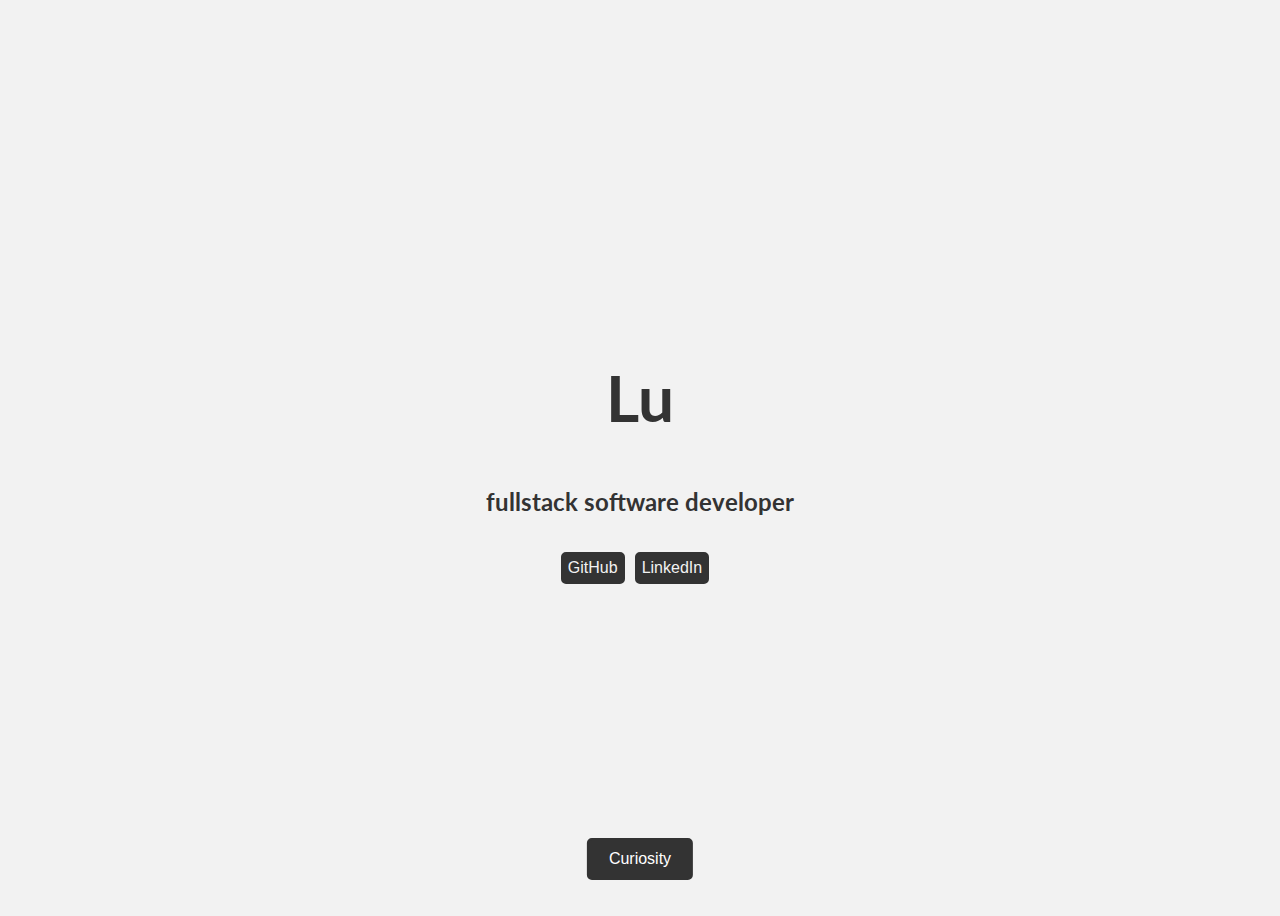
<file: index.html>
<!DOCTYPE html>
<html lang="en">
<head>
    <meta charset="UTF-8">
    <meta name="viewport" content="width=device-width, initial-scale=1.0">
    <title>LU</title>
    <link rel="icon" type="image/png" href="favicon.ico">
    <link rel="stylesheet" href="styles.css">
    <link href="https://fonts.googleapis.com/css2?family=Lato:wght@400;700&display=swap" rel="stylesheet">
</head>
<body>
    <div id="main-container">
        <div id="app">
            <h1>Lu</h1>
            <h2>fullstack software developer</h2>
            <div id="button-container">
                <p><button id="github" onclick="window.open('https://github.com/Luanf', '_blank')">GitHub</button></p>
                <p><button id="linkedin" onclick="window.open('https://www.linkedin.com/in/luan-ferreira-411345150/', '_blank')">LinkedIn</button></p>
                <!-- <p><button id="gallery" onclick="window.location.href='gallery'">Gallery</button></p> -->
            </div>
        </div>
    </div>
    <button id="aboutBtn" onclick="window.location.href='curiosity'">Curiosity</button>
    <script src="main.js"></script>
    <script src="global.js"></script>
</body>
</html>
</file>
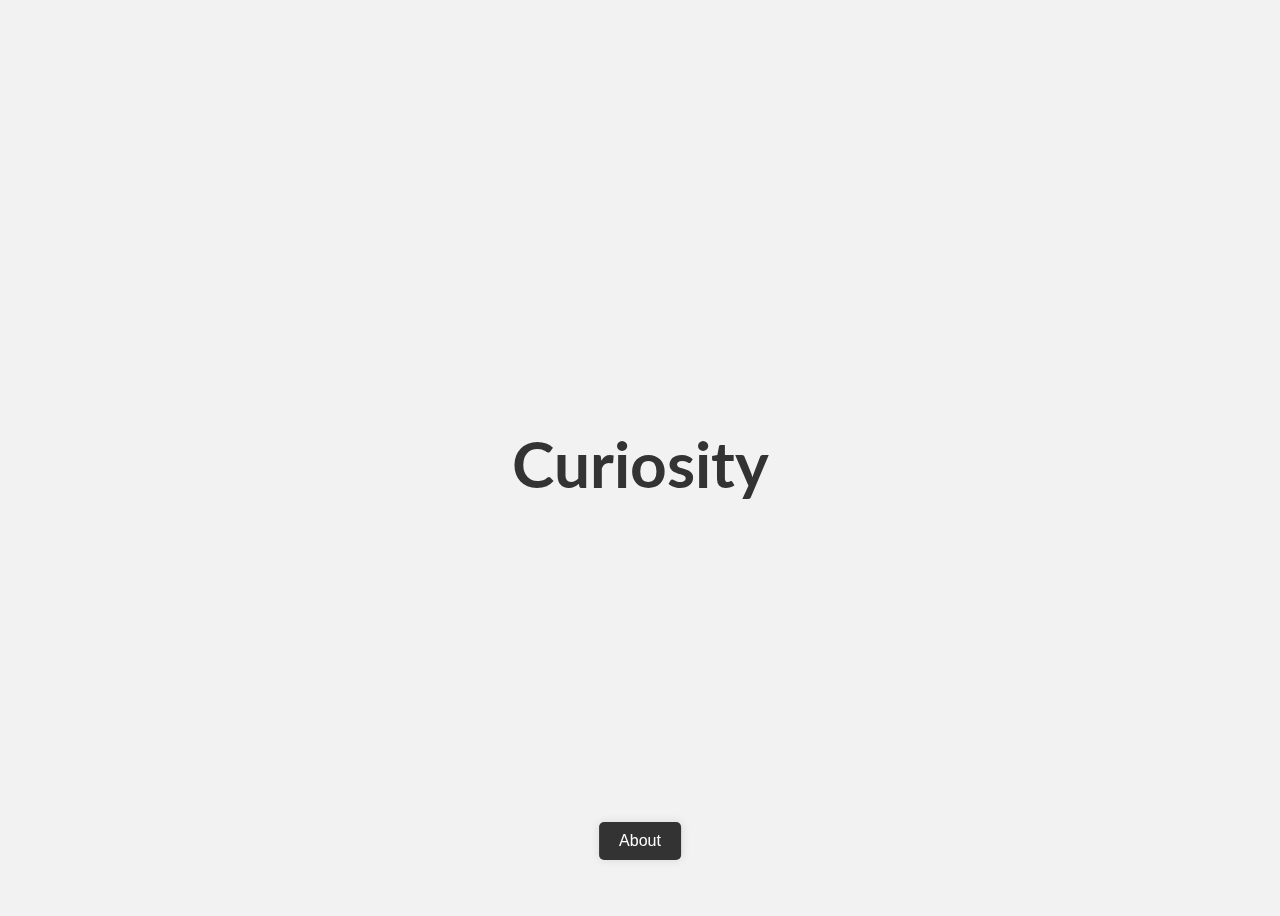
<file: curiosity/index.html>
<!DOCTYPE html>
<html lang="en">
<head>
    <meta charset="UTF-8">
    <meta name="viewport" content="width=device-width, initial-scale=1.0">
    <title>Curiosity</title>
    <link rel="stylesheet" href="styles.css">
    <link rel="icon" type="image/png" href="favicon.ico">
    <link href="https://fonts.googleapis.com/css2?family=Lato:wght@400;700&display=swap" rel="stylesheet">   
    <link rel="stylesheet" href="https://use.fontawesome.com/releases/v5.15.4/css/all.css" integrity="sha384-DyZ88mC6Up2uqS4h/KRgHuoeGwBcD4Ng9SiP4dIRy0EXTlnuz47vAwmeGwVChigm" crossorigin="anonymous"> 
</head>
<body>
    <button id="backBtn" onclick="goToRootPage()"><i class="fas fa-arrow-left fa-xs"></i></button>
    <div id="app">
        <h1>Curiosity</h1>
        <div id="award">
            <!-- Generated award will go here -->
        </div>
    </div>
    <button id="aboutBtn">About</button>
    <script src="main.js"></script>
    <script src="../global.js"></script>
</body>
</html>
</file>
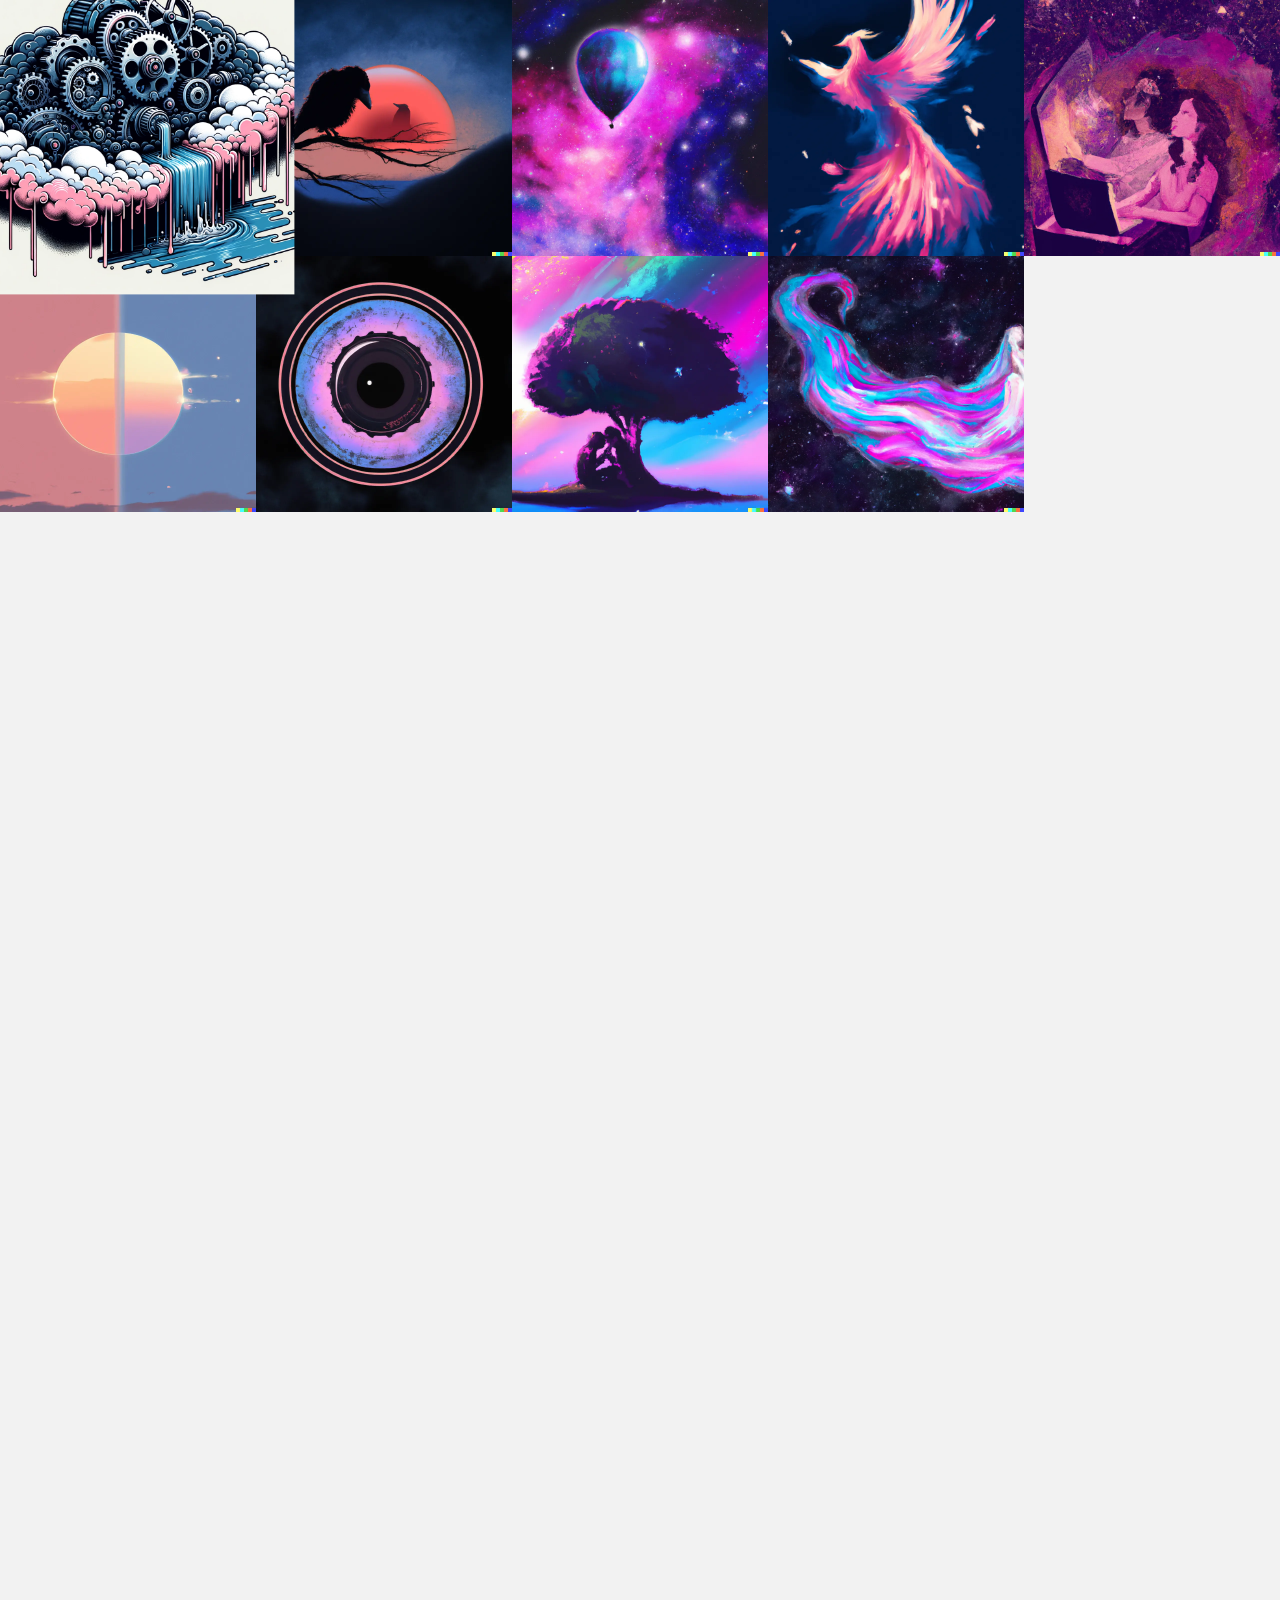
<file: gallery/index.html>
<!DOCTYPE html>
<html>
<head>
    <meta charset="UTF-8" name="viewport" content="width=device-width, initial-scale=1">
    <title>Gallery</title>
    <link rel="stylesheet" type="text/css" href="styles.css">
    <link rel="icon" type="image/png" href="favicon.ico">
    <link href="https://fonts.googleapis.com/css2?family=Lato:wght@400;700&display=swap" rel="stylesheet">   
    <link rel="stylesheet" href="https://use.fontawesome.com/releases/v5.15.4/css/all.css" integrity="sha384-DyZ88mC6Up2uqS4h/KRgHuoeGwBcD4Ng9SiP4dIRy0EXTlnuz47vAwmeGwVChigm" crossorigin="anonymous"> 
  </head>
<body>
    <button id="backBtn" onclick="goToRootPage()"><i class="fas fa-arrow-left fa-xs"></i></button>
    <div id="imageGrid" class="grid"></div>
    <div id="myModal" class="modal">
      <span class="close">&times;</span>
      <div id="modal-header" class="modal-header"></div>
      <img class="modal-content" id="img01">
      <div id="caption"></div>
    </div>

    <script src="main.js"></script>
    <script src="../global.js"></script>
</body>
</html>
</file>
<file: styles.css>
body {
    font-family: 'Lato', sans-serif;
    background-color: #F2F2F2;
    color: #333;
    text-align: center;
}

#main-container {
    display: flex;
    flex-direction: row;
    justify-content: center;
    align-items: center;
    height: 100vh;
}

@media screen and (max-width: 768px) {
    #main-container {
        flex-direction: column;
    }
}

#app, .info-container {
    flex: 1;
    display: flex;
    flex-direction: column;
    justify-content: center;
    align-items: center;
}

.info-container {
    padding: 0 20px;
}

.info-container p {
    justify-content: center;
    align-items: center;
}

#button-container {
    display: flex;
    justify-content: space-between;
    max-width: 300px;
    margin: 0 auto;
}

h1 {
    font-size: 4em;
    font-weight: bold;
    margin-bottom: 0.5em;
}

button {
    background-color: #333;
    color: #F2F2F2;
    border: 2px solid #333;
    border-radius: 5px;
    padding: 5px;
    font-size: 1em;
    cursor: pointer;
    transition: all 0.3s ease;
    margin-right: 10px;
}

button:hover {
    box-shadow: 0px 0px 10px rgba(0, 0, 0, 0.15);
}

button:active {
    transform: scale(0.95);
    box-shadow: 0px 0px 40px rgba(0, 0, 0, 0.15);
}

#aboutBtn {
  position: fixed;
  bottom: 20px;
  left: 50%;
  transform: translateX(-50%);
  padding: 10px 20px;
  border-radius: 5px;
  background-color: #333;
  color: #fff;
  font-size: 1em;
  transition: background-color 0.3s ease-in-out, transform 0.2s;
  cursor: pointer;
}

#aboutBtn:not(:disabled):hover {
  background-color: #555;
}

#aboutBtn:active {
  box-shadow: 0px 2px 20px rgba(0, 0, 0, 0.4);
  transform: translateX(-50%) translateY(5px);
}
</file>
<file: curiosity/styles.css>
body {
    font-family: 'Lato', sans-serif;
    background-color: #F2F2F2;
    color: #333;
    text-align: center;
}

#app {
    display: flex;
    flex-direction: column;
    justify-content: center;
    align-items: center;
    height: 100vh;
}

#awardForm {
    display: flex;
    flex-direction: column;
    gap: 20px;
}

.hidden {
    opacity: 0;
    transition: opacity 1s;
}

.visible {
    opacity: 1;
    transition: opacity 1s;
}

h1 {
    font-size: 4em;
    font-weight: bold;
    margin-bottom: 0.5em;
}

input {
  text-align: center;
  margin-top: 20px;
}

#userInput, button {
    padding: 20px;
    border-radius: 5px;
    border: none;
    box-shadow: 0px 0px 10px rgba(0, 0, 0, 0.1);
    font-size: 1.2em;
    transition: box-shadow 0.3s ease-in-out;
    margin-bottom: 20px;
}

button {
    background-color: #555;
    color: #fff;
    cursor: pointer;
}

button:hover {
    box-shadow: 0px 0px 20px rgba(0, 0, 0, 0.15);
}

button:active {
    box-shadow: none;
}

#userInput:focus {
    outline: none;
    box-shadow: 0px 0px 20px rgba(0, 0, 0, 0.15);
}

#aboutBtn {
  position: fixed;
  bottom: 20px;
  left: 50%;
  transform: translateX(-50%);
  padding: 10px 20px;
  border-radius: 5px;
  background-color: #333;
  color: #fff;
  font-size: 1em;
  transition: background-color 0.3s ease-in-out, transform 0.2s;
  cursor: pointer;
}

#aboutBtn:not(:disabled):hover {
  background-color: #555;
}

#aboutBtn:active {
  box-shadow: 0px 2px 20px rgba(0, 0, 0, 0.4);
  transform: translateX(-50%) translateY(5px);
}

#award {
    max-height: 35px; /* Adjust this value to suit your needs */
    /* overflow-y: auto;  Enable vertical scrolling if content exceeds max-height */
    transition: all 1s ease-in-out;
    text-align: center;
}

.award {
  opacity: 0;
  transform: scale(0.9);
  transition: opacity 1s, transform 1s;
}

.reveal {
  opacity: 1;
  transform: scale(1);
}

.fade-out {
  opacity: 0;
  transform: scale(0.9);
}

#award > div {
    line-height: 1.2;
    padding: 5px;
    animation: reveal 1s;
    text-align: center;
    color: #333;
    transition: transform 2s, opacity 2s;
    transform: translateY(0);
    opacity: 1;
}

/* #award > div {
  transition: transform 2s, opacity 2s; // Adjust timing to control speed
  transform: translateY(0);
  opacity: 1;
} */

@keyframes reveal {
    from { opacity: 0; transform: scale(0.9); }
    to { opacity: 1; transform: scale(1); }
}

button:disabled {
    background-color: #777;
    cursor: not-allowed;
    opacity: 0.6;
}

button.disabled {
    background-color: #777;
    cursor: not-allowed;
    opacity: 0.6;
}

#aboutBtn:disabled {
    cursor: default;
}

.fade-out {
    /* Animate to slightly above the current position */
    transform: translateY(-1.2em);
    /* Add transition for opacity property */
    transition: opacity 0.5s ease-out;
    opacity: 0;
}

@keyframes fadeOut {
    0% { opacity: 1; transform: translateY(0); }
    100% { opacity: 0; transform: translateY(-20px); }
}

.fade-out {
  opacity: 0 !important;
  transition: opacity 1s;
}

.fade-in {
  opacity: 1 !important;
  transition: opacity 1s;
}

#backBtn {
    position: fixed;
    top: 20px;
    left: 20px;
    width: 50px;
    height: 50px;
    background: transparent;
    border: none;
    color: #333;
    font-size: 2em;
    cursor: pointer;
    transition: transform 0.3s ease-in-out, color 0.3s ease;
    outline: none;
    box-shadow: none;
    z-index: 1;
}

@keyframes wiggle {
    0%, 100% {
        transform: rotate(-30deg);
    }
    50% {
        transform: rotate(30deg);
    }
}

#backBtn {
    position: fixed;
    top: 20px;
    left: 20px;
    font-size: 50px; /* Adjust to the size you want */
    background: transparent;
    border: none;
    color: #000; /* Full black color */
    cursor: pointer;
    outline: none;
    box-shadow: none;
    z-index: 1;
}
@media screen and (max-width: 600px) {
    #backBtn {
        top: 3px;
        left: 3px;
    }
}


#backBtn:hover {
    color: #555;
}

#backBtn:active {
    transform: translateX(-40%) translateY(0px);
    transition: transform 0.3s ease-in-out, color 0.3s ease;
}
</file>
<file: gallery/styles.css>
body, html {
    font-family: 'Lato', sans-serif;
    background-color: #F2F2F2;
    margin: 0;
    padding: 0;
    height: 100%;
    font-size: 19px;
    min-height: 100%;
}

.grid {
    display: flex;
    flex-wrap: wrap;
    overflow: hidden;
}


.grid img {
  flex: 1 0 var(--num-columns);
  height: auto;
  object-fit: cover;
  transition: transform .2s;
}

.grid img:hover {
  transform: scale(1.3);
}

.modal {
    display: none;
    position: fixed;
    z-index: 1;
    padding-top: 25px; /* Adjust this value to move the content up */
    left: 0;
    top: 0;
    width: 100%;
    height: 100%;
    overflow: auto;
    background-color: rgb(0,0,0);
    background-color: rgba(0,0,0,0.7);
}

.modal-content {
    margin: auto;
    display: block;
    max-width: 80%; /* change the width to 90% of the viewport width */
    max-height: 50%; /* change the height to 80% of the viewport height */
    overflow-y: auto; /* Allow scrolling */
}

.modal-header {
    text-align: center;
    font-size: 4em; /* change to the size you want */
    color: #ccc; /* white text */
    margin-bottom: 20px; /* space between the header and the image */
}

#caption {
    margin: auto;
    display: block;
    width: 80%;
    max-width: 700px;
    text-align: center;
    color: #ccc;
    padding: 10px 0;
    height: 150px;
    font-size: 1.2em; /* change to the size you want */
    /* make font bold */
    font-weight: bold;

}

@media screen and (max-width: 600px) {
    .modal {
        padding-top: 20px;
    }

    .modal-content {
        max-width: 90%;
        max-height: 80vh;
        width: auto;
        height: auto;
    }

    .modal-header {
        font-size: 3em;
        margin-bottom: 30px;
    }

    #caption {
        font-size: 1.2em;
        height: auto;
        padding: 20px 0;
    }

    #backBtn {
        top: 3px;
        left: 3px;
    }
}

.close {
    position: absolute;
    top: 15px;
    right: 35px;
    color: #f1f1f1;
    font-size: 40px;
    font-weight: bold;
    transition: 0.3s;
}

.close:hover, .close:focus {
    color: #bbb;
    text-decoration: none;
    cursor: pointer;
}


@keyframes fadeIn {
    0% {opacity:0;}
    100% {opacity:1;}
}

.fade-in {
    animation-name: fadeIn;
    animation-duration: 2s;
    animation-delay: var(--delay, 0s);
}


#backBtn {
    position: fixed;
    top: 20px;
    left: 20px;
    font-size: 50px; /* Adjust to the size you want */
    background: transparent;
    border: none;
    color: #000; /* Full black color */
    cursor: pointer;
    outline: none;
    box-shadow: none;
    z-index: 1;
}


#backBtn:hover {
    color: #555;
}

#backBtn:active {
    transform: translateX(-40%) translateY(0px);
    transition: transform 0.3s ease-in-out, color 0.3s ease;
}

/* #backBtn {
    position: fixed;
    top: 20px;
    left: 20px;
    padding: 10px 20px;
    border-radius: 5px;
    background-color: #333;
    color: #fff;
    font-size: 1em;
    transition: background-color 0.3s ease-in-out, transform 0.2s;
    cursor: pointer;
}

#backBtn:hover {
    background-color: #555;
}

#backBtn:active {
    box-shadow: 0px 2px 20px rgba(0, 0, 0, 0.4);
    transform: translateX(-50%) translateY(5px);
} */
</file>
